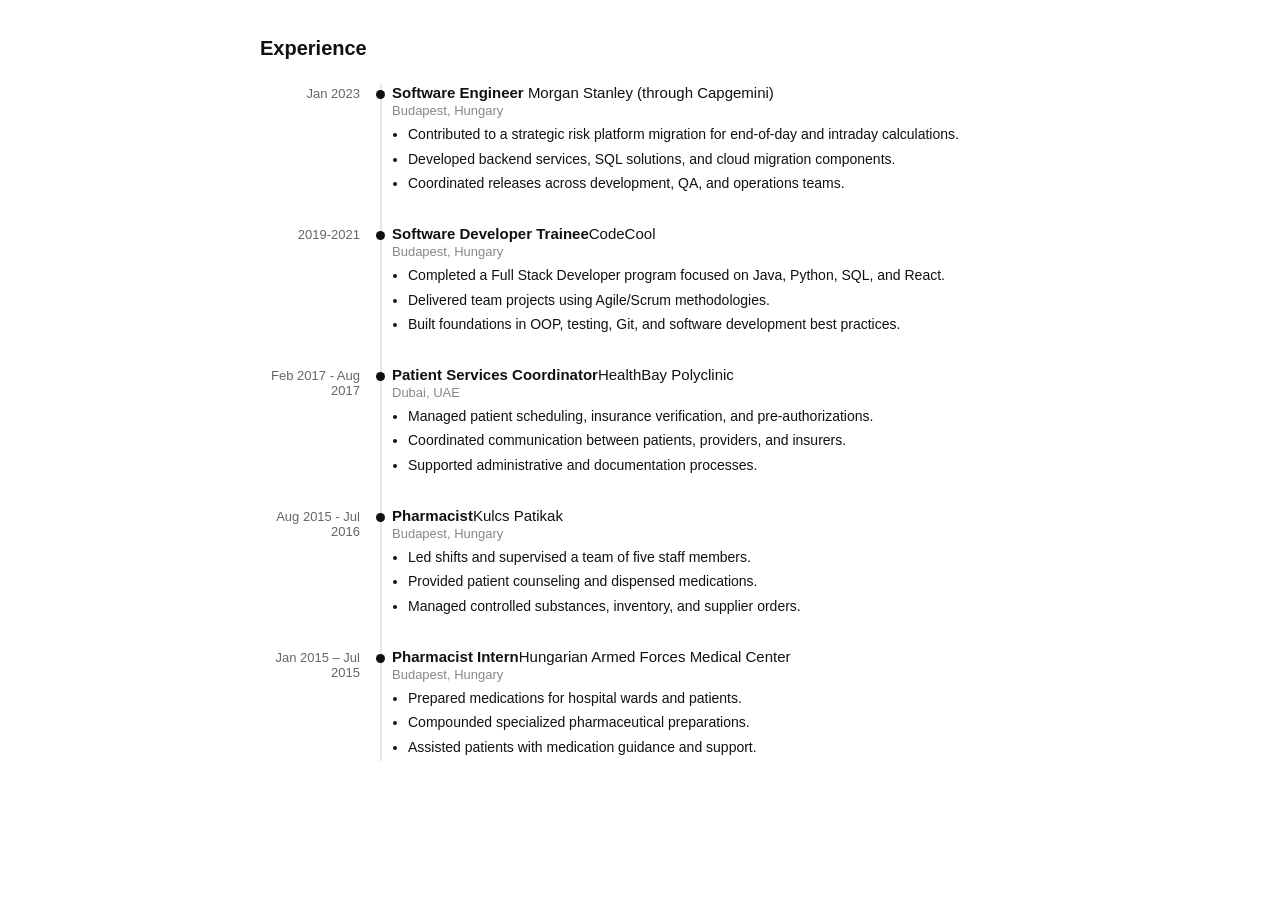
<file: timeline.html>
<!DOCTYPE html>
<html lang="en">
<head>
    <meta charset="UTF-8">
    <meta name="viewport" content="width=device-width, initial-scale=1.0">
    <title>Anett Keszler - Timeline</title>
    <style>
    body {
      margin: 0;
      padding: 24px 16px;
      font-family: -apple-system, BlinkMacSystemFont, "Segoe UI", Roboto, Arial, sans-serif;
      background: #fff;
      color: #111;
    }

    .container {
      width: 760px;
      margin: 0 auto;
    }

    h1 {
      font-size: 20px;
      margin-bottom: 24px;
      font-weight: 600;
    }

    .timeline {
      position: relative;
    }

    /* vertical line */
    .timeline::before {
      content: "";
      position: absolute;
      left: 120px;
      top: 0;
      bottom: 0;
      width: 2px;
      background: #e5e5e5;
    }

    .item {
      display: grid;
      grid-template-columns: 100px 1fr;
      column-gap: 24px;
      margin-bottom: 28px;
      position: relative;
    }

    /* dot */
    .item::before {
      content: "";
      position: absolute;
      left: 116px;
      top: 6px;
      width: 9px;
      height: 9px;
      background: #111;
      border-radius: 50%;
    }

    .date {
      font-size: 13px;
      color: #666;
      text-align: right;
      padding-top: 2px;
    }

    .content {
      padding-left: 8px;
    }

    .title {
      font-size: 15px;
      font-weight: 600;
      margin-bottom: 2px;
    }

    .company {
      font-weight: 500;
    }

    .location {
      font-size: 13px;
      color: #888;
      margin-bottom: 6px;
    }

    ul {
      margin: 6px 0 0 16px;
      padding: 0;
    }

    li {
      font-size: 14px;
      line-height: 1.45;
      margin-bottom: 4px;
    }

    .item:hover {
      background: #fafafa;
    }

    /* MOBILE */
    @media (max-width: 600px) {
      .timeline::before {
        left: 6px;
      }

      .item {
        grid-template-columns: 1fr;
        padding-left: 18px;
      }

      .item::before {
        left: 0;
      }

      .date {
        text-align: left;
        margin-bottom: 4px;
      }
    }
  </style>
</head>
<body>

    <div class="container">
    <h1>Experience</h1>

    <div class="timeline">

        <div class="item">
        <div class="date">Jan 2023</div>
        <div class="content">
            <div class="title">
            Software Engineer <span class="company">Morgan Stanley (through Capgemini)</span>
            </div>
            <div class="location">Budapest, Hungary</div>
            <ul>
            <li>Contributed to a strategic risk platform migration for end-of-day and intraday calculations.</li>
            <li>Developed backend services, SQL solutions, and cloud migration components.</li>
            <li>Coordinated releases across development, QA, and operations teams.</li>
            </ul>
        </div>
        </div>

        <div class="item">
        <div class="date">2019-2021</div>
        <div class="content">
            <div class="title">
            Software Developer Trainee<span class="company">CodeCool</span>
            </div>
            <div class="location">Budapest, Hungary</div>
            <ul>
            <li>Completed a Full Stack Developer program focused on Java, Python, SQL, and React.</li>
            <li>Delivered team projects using Agile/Scrum methodologies.</li>
            <li>Built foundations in OOP, testing, Git, and software development best practices.</li>
            </ul>
        </div>
        </div>

        <div class="item">
        <div class="date">Feb 2017 - Aug 2017</div>
        <div class="content">
            <div class="title">
            Patient Services Coordinator<span class="company">HealthBay Polyclinic</span>
            </div>
            <div class="location">Dubai, UAE</div>
            <ul>
            <li>Managed patient scheduling, insurance verification, and pre-authorizations.</li>
            <li>Coordinated communication between patients, providers, and insurers.</li>
            <li>Supported administrative and documentation processes.</li>
            </ul>
        </div>
        </div>

        <div class="item">
        <div class="date">Aug 2015 - Jul 2016</div>
        <div class="content">
            <div class="title">
            Pharmacist<span class="company">Kulcs Patikak</span>
            </div>
            <div class="location">Budapest, Hungary</div>
            <ul>
            <li>Led shifts and supervised a team of five staff members.</li>
            <li>Provided patient counseling and dispensed medications.</li>
            <li>Managed controlled substances, inventory, and supplier orders.</li>
            </ul>
        </div>
        </div>

        <div class="item">
        <div class="date">Jan 2015 – Jul 2015</div>
        <div class="content">
            <div class="title">
            Pharmacist Intern<span class="company">Hungarian Armed Forces Medical Center</span>
            </div>
            <div class="location">Budapest, Hungary</div>
            <ul>
            <li>Prepared medications for hospital wards and patients.</li>
            <li>Compounded specialized pharmaceutical preparations.</li>
            <li>Assisted patients with medication guidance and support.</li>
            </ul>
        </div>
        </div>

    </div>
    </div>
    <script>
    function sendHeight() {
        const height = document.body.scrollHeight;
        window.parent.postMessage({ height: height }, "*");
    }

    window.addEventListener("load", sendHeight);
    window.addEventListener("resize", sendHeight);
    </script>

</body>
</file>
